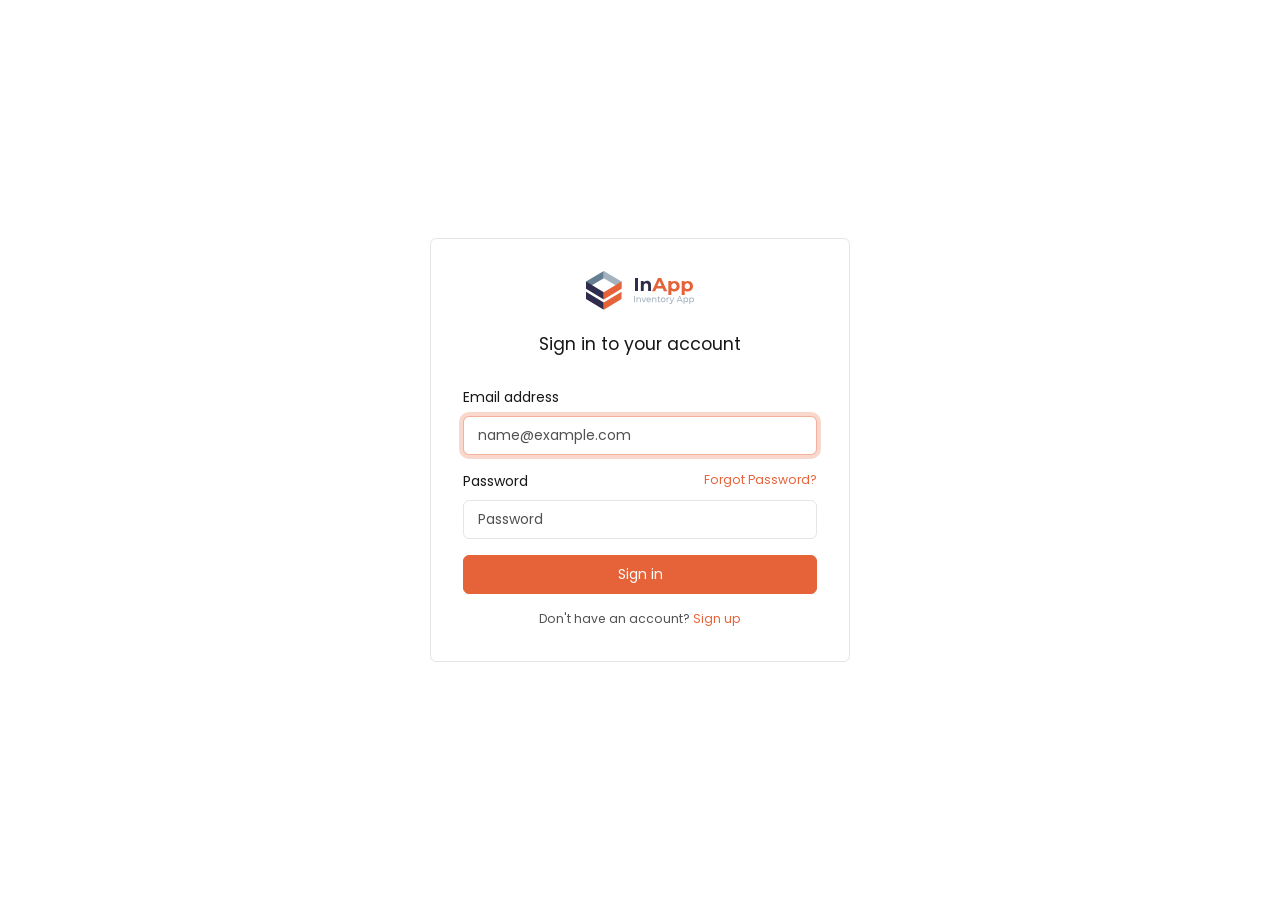
<file: index.html>
<!doctype html>
<html lang="en">

<head>
    <meta charset="UTF-8" />
    <title>Proyecto Web MN</title>
    <meta name="viewport" content="width=device-width, initial-scale=1" />

    <link rel="apple-touch-icon" sizes="180x180" href="images/apple-touch-icon.png" />
    <link rel="icon" type="image/png" sizes="32x32" href="images/favicon-32x32.png" />
    <link rel="icon" type="image/png" sizes="16x16" href="images/favicon-16x16.png" />
    <link rel="stylesheet" href="css/main.css" />
</head>

<body>
    <div class="container d-flex align-items-center justify-content-center min-vh-100">
        <div class="card" style="max-width: 420px; width: 100%">
            <div class="card-body p-5">
                <div class="text-center mb-3">
                    <a href="index.html" class="mb-4 d-inline-block"><img src="images/logo-icon.svg" alt=""
                            width="36" />
                        <span class="ms-2"> <img src="images/logo.svg" alt="" /></span>
                    </a>
                    <h1 class="card-title mb-5 h5">Sign in to your account</h1>
                </div>

                <form class="needs-validation mt-3" novalidate>
                    <div class="mb-3">
                        <label for="email" class="form-label">Email address</label>
                        <input id="email" type="email" class="form-control" placeholder="name@example.com" required
                            autofocus />
                    </div>

                    <div class="mb-3">
                        <label for="password" class="form-label d-flex justify-content-between">
                            <span>Password</span>
                            <a href="#" class="small link-primary">Forgot Password?</a>
                        </label>
                        <input id="password" type="password" class="form-control" placeholder="Password" required
                            minlength="6" />
                    </div>

                    <button class="btn btn-primary w-100" type="submit">Sign in</button>
                </form>

                <div class="text-center mt-3 small text-muted">
                    Don't have an account?
                    <a href="signup.html" class="link-primary">Sign up</a>
                </div>
            </div>
        </div>
    </div>

    <!-- Bootstrap JS -->
    <script src="js/sidebar.js"></script>
</body>
</html>
</file>
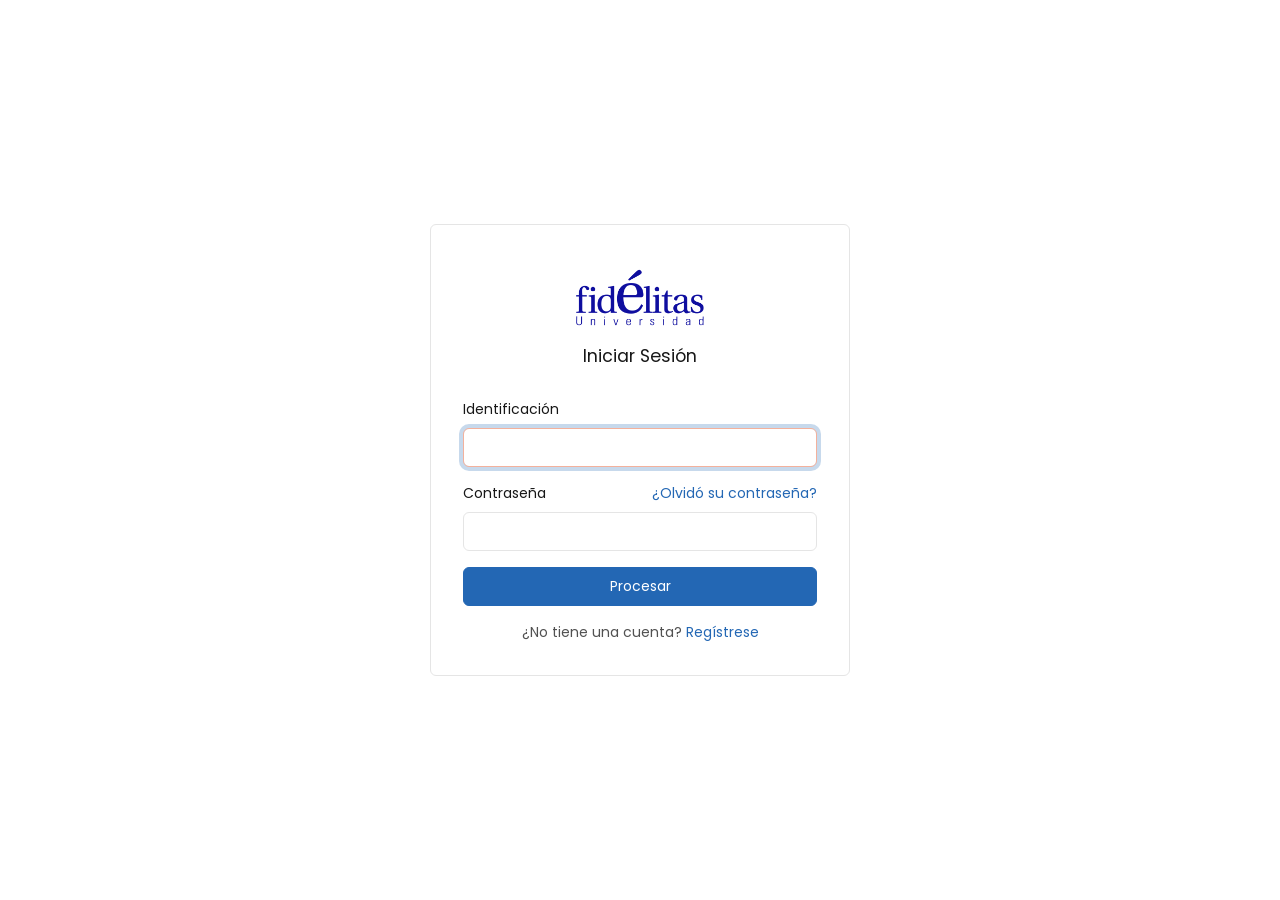
<file: View/IniciarSesion.html>
<!doctype html>
<html lang="en">

<head>
    <meta charset="UTF-8" />
    <title>Proyecto Web MN</title>
    <meta name="viewport" content="width=device-width, initial-scale=1" />
    <link rel="stylesheet" href="css/main.css" />
</head>

<body>
    <div class="container d-flex align-items-center justify-content-center min-vh-100">
        <div class="card" style="max-width: 420px; width: 100%">
            <div class="card-body p-5">
                <div class="text-center mb-3">
                    <a href="index.html" class="mb-2 d-inline-block"><img src="images/logo-fidelitas.png" alt=""
                            width="130" />
                    </a>
                    <h1 class="card-title mb-5 h5">Iniciar Sesión</h1>
                </div>

                <form class="needs-validation mt-3" novalidate>
                    <div class="mb-3">
                        <label for="identificacion" class="form-label">Identificación</label>
                        <input id="identificacion" type="text" class="form-control" required autofocus />
                    </div>

                    <div class="mb-3">
                        <label for="contrasenna" class="form-label d-flex justify-content-between">
                            <span>Contraseña</span>
                            <a href="RecuperarAcceso.html" class="small link-primary">¿Olvidó su contraseña?</a>
                        </label>
                        <input id="contrasenna" type="password" class="form-control" required minlength="6" />
                    </div>

                    <button class="btn btn-primary w-100" type="submit">Procesar</button>
                </form>

                <div class="text-center mt-3 small text-muted">
                    ¿No tiene una cuenta?
                    <a href="RegistrarUsuarios.html" class="link-primary">Regístrese</a>
                </div>
            </div>
        </div>
    </div>

    <!-- Bootstrap JS -->
</body>
</html>
</file>
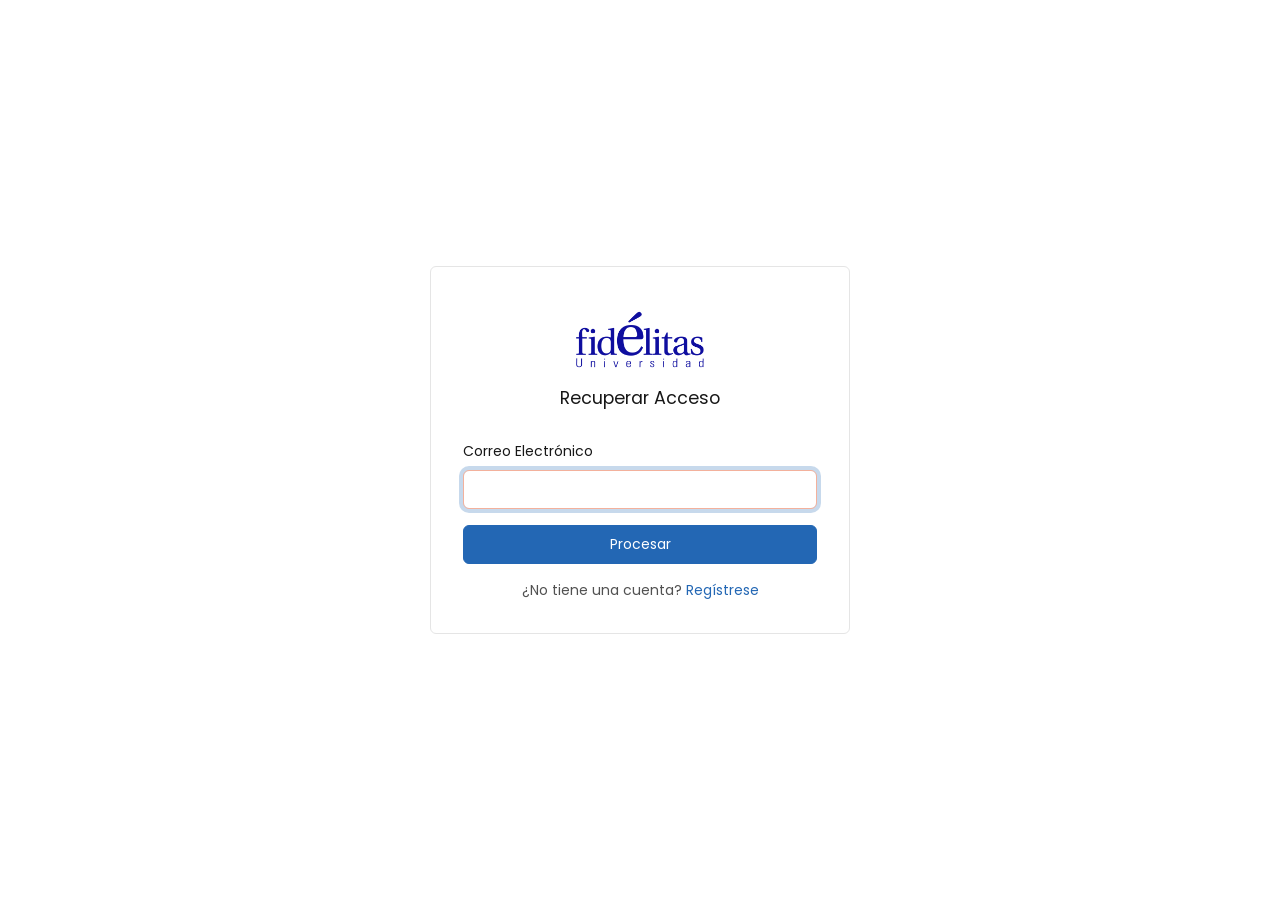
<file: View/RecuperarAcceso.html>
<!doctype html>
<html lang="en">

<head>
    <meta charset="UTF-8" />
    <title>Proyecto Web MN</title>
    <meta name="viewport" content="width=device-width, initial-scale=1" />
    <link rel="stylesheet" href="css/main.css" />
</head>

<body>
    <div class="container d-flex align-items-center justify-content-center min-vh-100">
        <div class="card" style="max-width: 420px; width: 100%">
            <div class="card-body p-5">
                <div class="text-center mb-3">
                   <a href="index.html" class="mb-2 d-inline-block"><img src="images/logo-fidelitas.png" alt=""
                            width="130" />
                    </a>
                    <h1 class="card-title mb-5 h5">Recuperar Acceso</h1>
                </div>

                <form class="needs-validation mt-3" novalidate>
                    <div class="mb-3">
                        <label for="correoElectronico" class="form-label">Correo Electrónico</label>
                        <input id="correoElectronico" type="text" class="form-control" required autofocus />
                    </div>

                    <button class="btn btn-primary w-100" type="submit">Procesar</button>
                </form>

                <div class="text-center mt-3 small text-muted">
                    ¿No tiene una cuenta?
                    <a href="RegistrarUsuarios.html" class="link-primary">Regístrese</a>
                </div>
            </div>
        </div>
    </div>

    <!-- Bootstrap JS -->
</body>
</html>
</file>
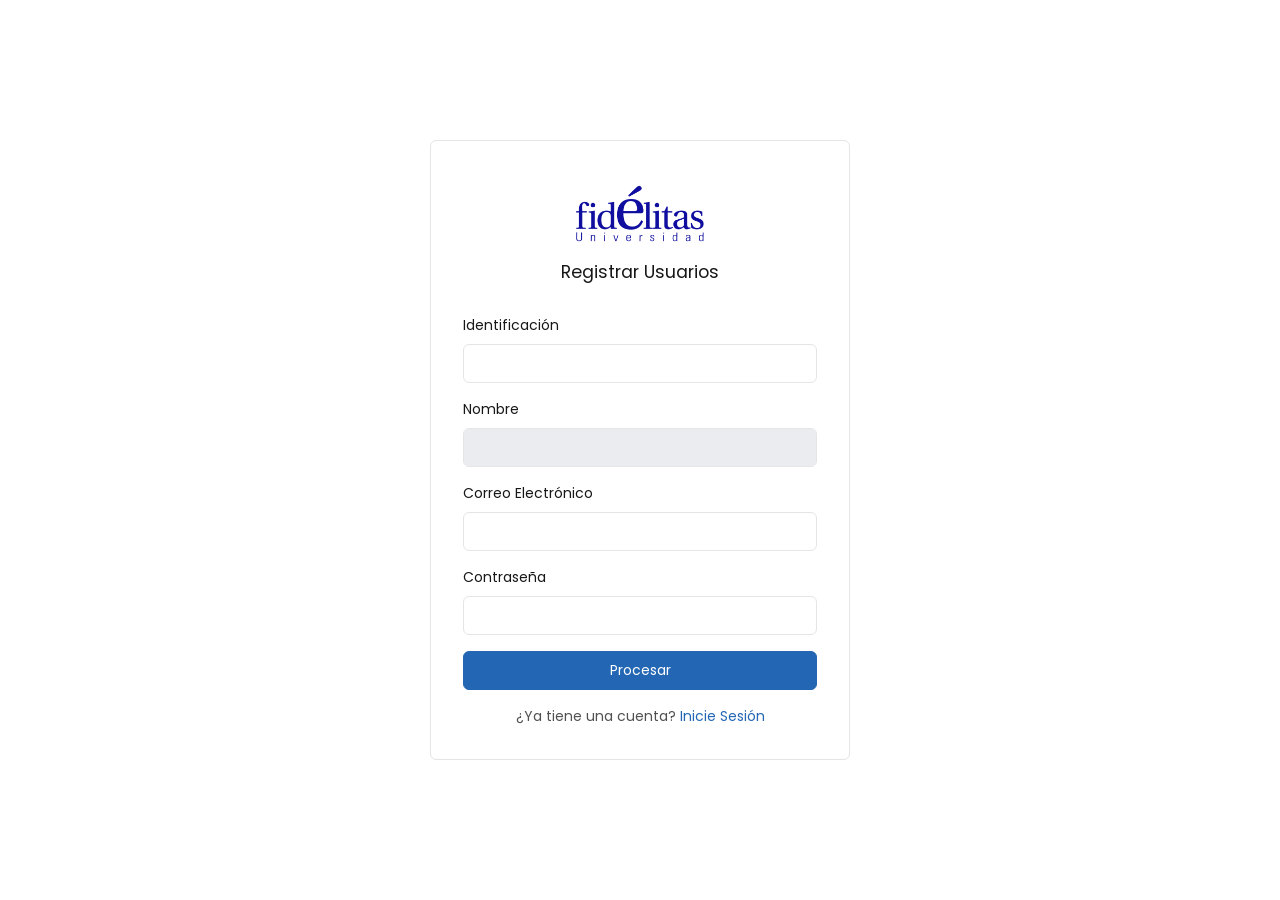
<file: View/RegistrarUsuarios.html>
<!doctype html>
<html lang="en">

<head>
    <meta charset="UTF-8" />
    <title>Proyecto Web MN</title>
    <meta name="viewport" content="width=device-width, initial-scale=1" />
    <link rel="stylesheet" href="css/main.css" />
</head>

<body>
    <div class="container d-flex align-items-center justify-content-center min-vh-100">
        <div class="card" style="max-width: 420px; width: 100%">
            <div class="card-body p-5">
                <div class="text-center mb-3">
                    <a href="index.html" class="mb-2 d-inline-block"><img src="images/logo-fidelitas.png" alt=""
                            width="130" />
                    </a>
                    <h1 class="card-title mb-5 h5">Registrar Usuarios</h1>
                </div>

                <form class="needs-validation mt-3" novalidate>
                    <div class="mb-3">
                        <label for="identificacion" class="form-label">Identificación</label>
                        <input id="identificacion" type="text" class="form-control" required />
                    </div>

                    <div class="mb-3">
                        <label for="nombre" class="form-label">Nombre</label>
                        <input id="nombre" type="text" class="form-control" required />
                    </div>

                    <div class="mb-3">
                        <label for="correoElectronico" class="form-label">Correo Electrónico</label>
                        <input id="correoElectronico" type="text" class="form-control" required />
                    </div>

                    <div class="mb-3">
                        <label for="contrasenna" class="form-label">Contraseña</label>
                        <input id="contrasenna" type="password" class="form-control" required minlength="6" />
                    </div>

                    <button class="btn btn-primary w-100" type="submit">Procesar</button>
                </form>

                <div class="text-center mt-3 small text-muted">
                    ¿Ya tiene una cuenta?
                    <a href="IniciarSesion.html" class="link-primary">Inicie Sesión</a>
                </div>
            </div>
        </div>
    </div>

    <!-- Bootstrap JS -->
    <script src="https://code.jquery.com/jquery-3.7.1.min.js"></script>
    <script src="js/registro.js"></script>
</body>

</html>
</file>
